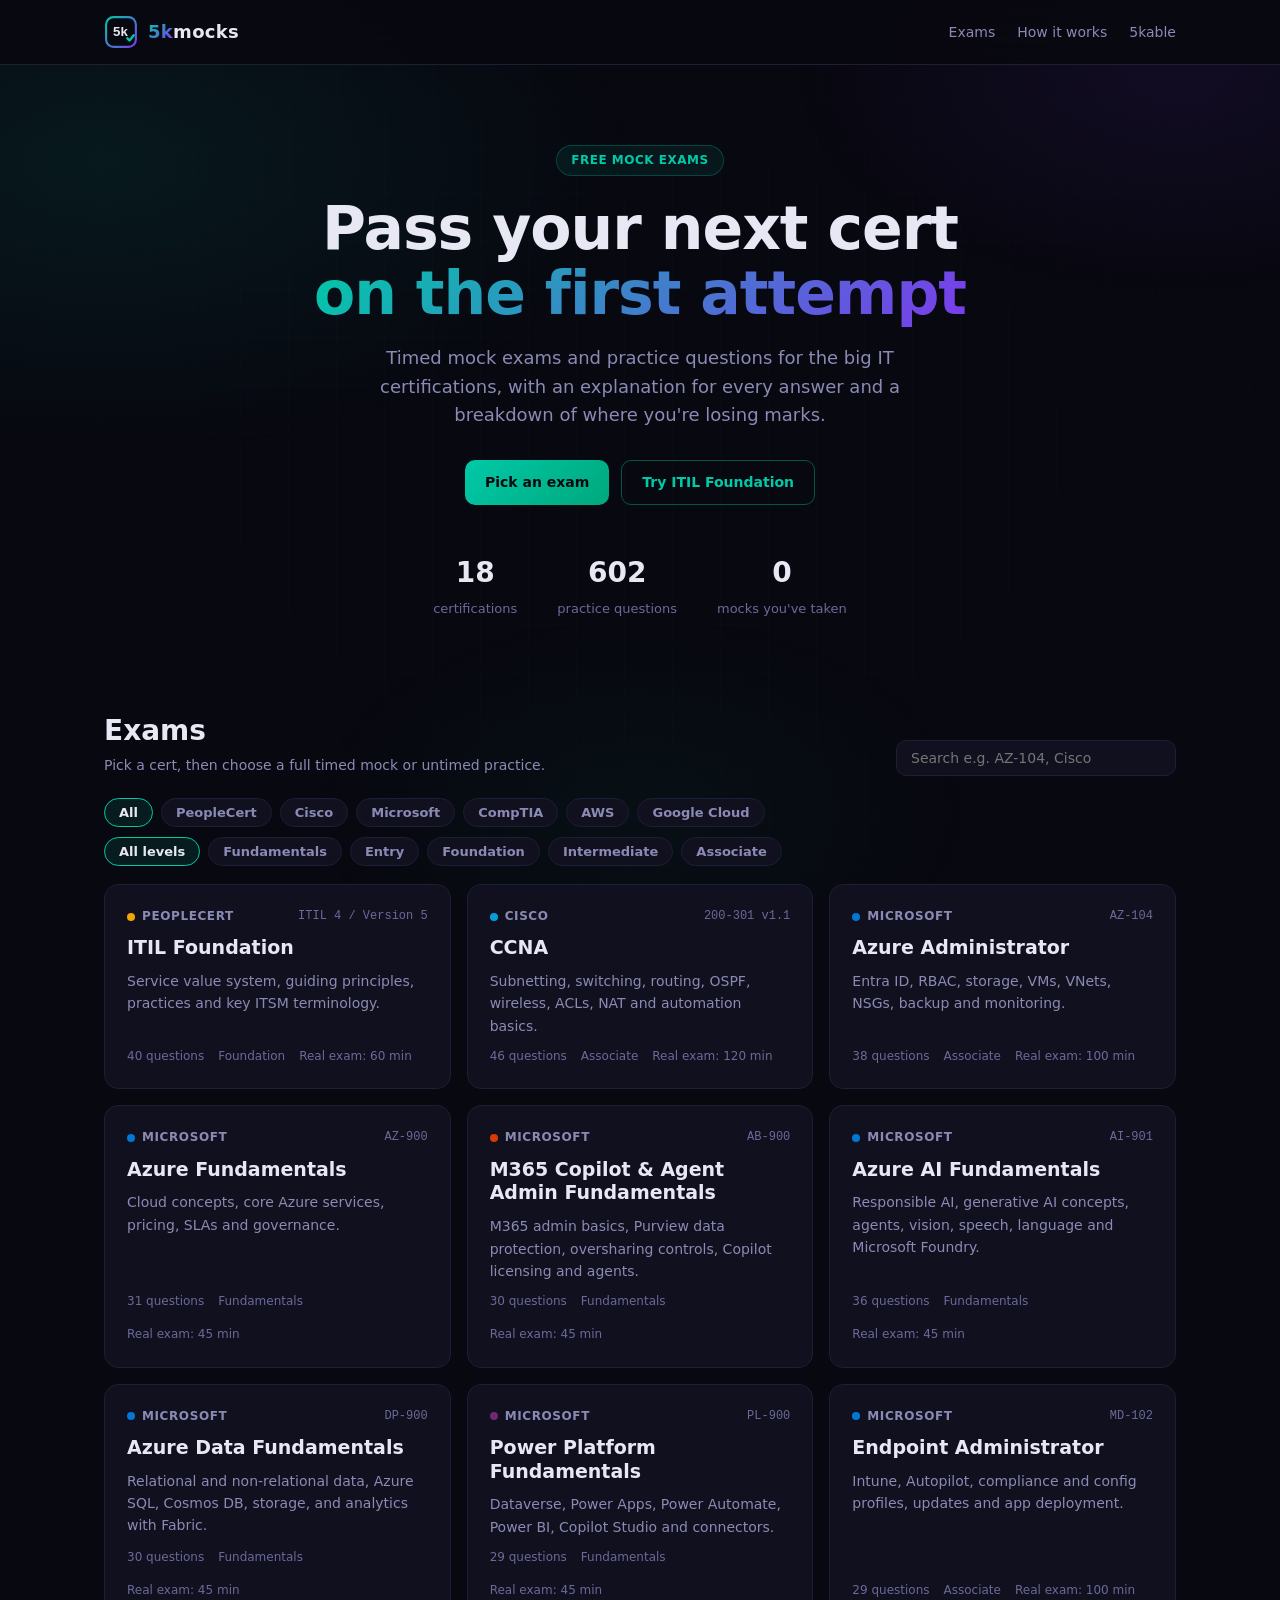
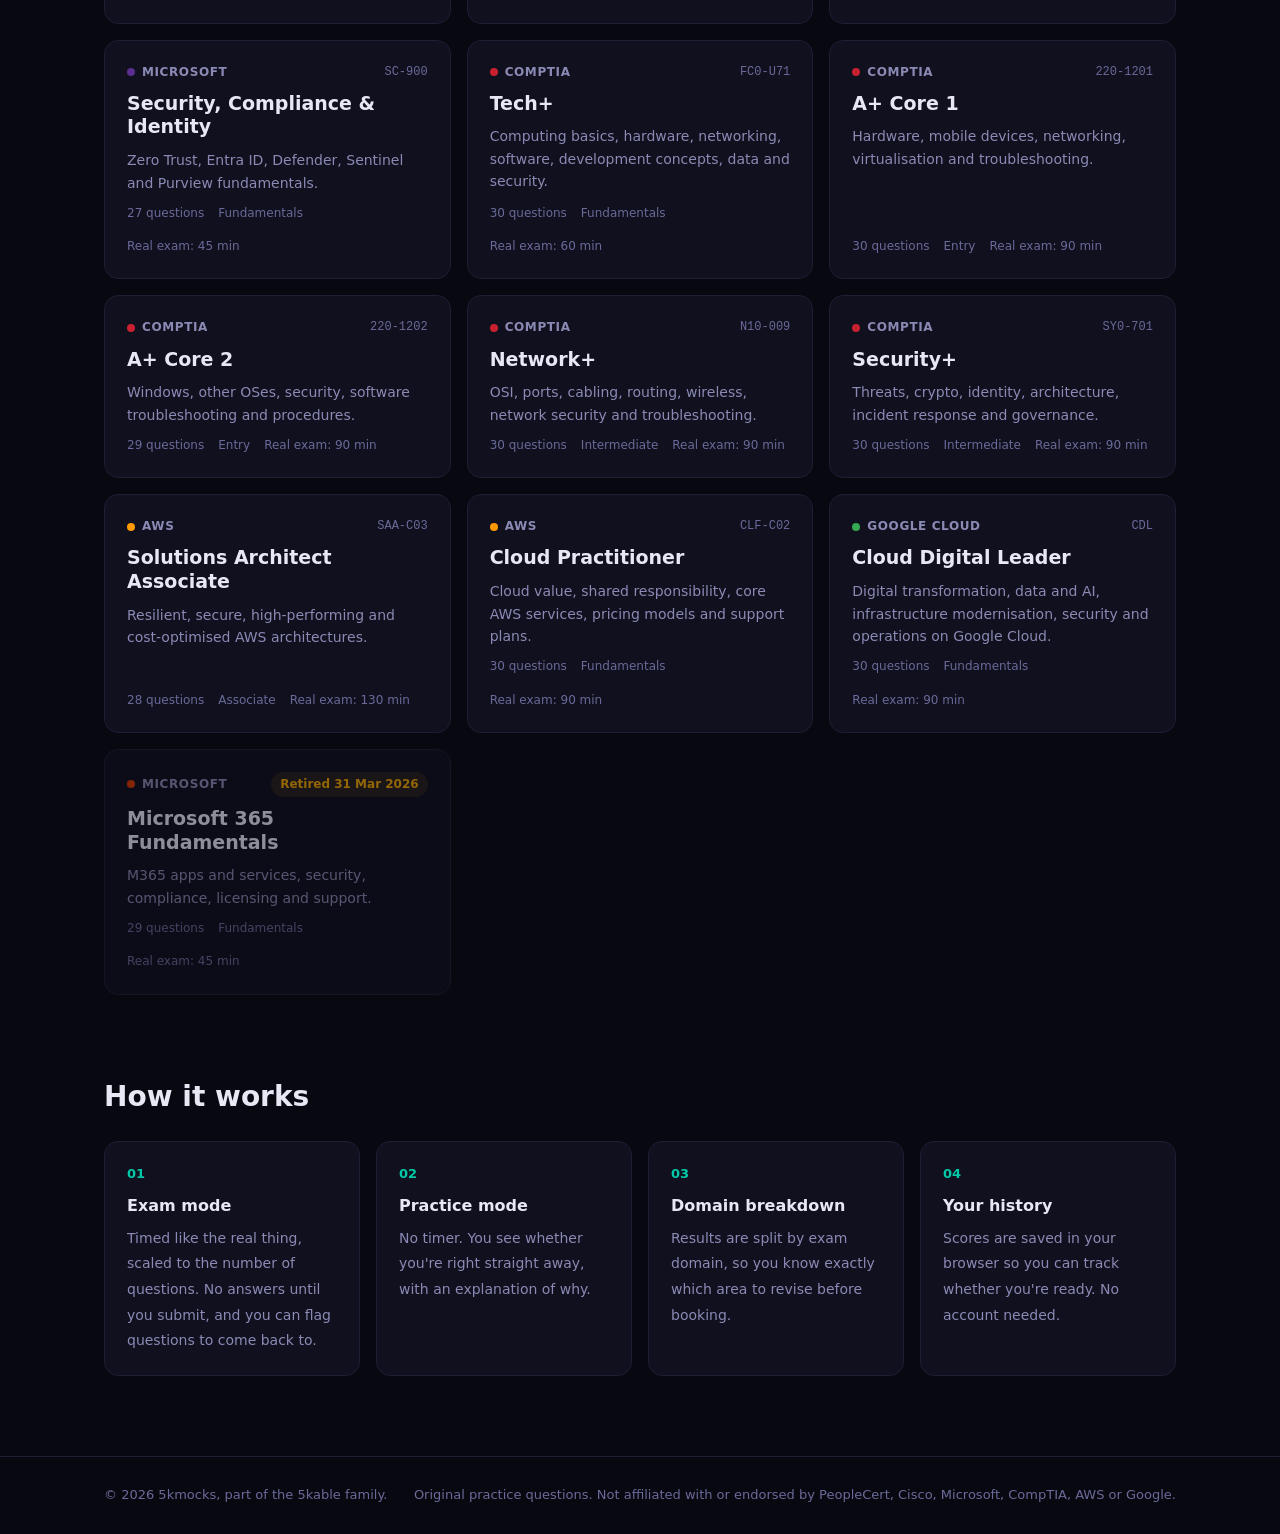
<file: index.html>
<!DOCTYPE html>
<html lang="en">
<head>
<meta charset="UTF-8">
<meta name="viewport" content="width=device-width, initial-scale=1.0">
<title>5kmocks | Free IT Certification Mock Exams</title>
<meta name="description" content="Free timed mock exams and practice questions for ITIL, CCNA, AZ-104, AZ-900, AB-900, AI-901, DP-900, PL-900, MD-102, SC-900, CompTIA Tech+, A+, Network+, Security+, AWS and Google Cloud.">
<meta property="og:title" content="5kmocks | Free IT Certification Mock Exams">
<meta property="og:description" content="Timed mock exams with explanations for the big IT certs. From the makers of 5kable.">
<meta property="og:type" content="website">
<meta name="theme-color" content="#080810">
<link rel="icon" href="favicon.svg" type="image/svg+xml">
<link rel="stylesheet" href="assets/style.css">
</head>
<body>
<nav>
  <div class="wrap">
    <a class="logo" href="#home"><img src="assets/logo.svg" alt=""><span><b class="grad-text">5k</b>mocks</span></a>
    <div class="nav-links">
      <a href="#exams">Exams</a>
      <a href="#how" class="hide-sm">How it works</a>
      <a href="https://5kable.net" class="hide-sm">5kable</a>
    </div>
  </div>
</nav>

<div id="home">
<header class="hero">
  <div class="wrap">
    <span class="pill">Free mock exams</span>
    <h1>Pass your next cert<br><span class="grad-text">on the first attempt</span></h1>
    <p>Timed mock exams and practice questions for the big IT certifications, with an explanation for every answer and a breakdown of where you're losing marks.</p>
    <div class="hero-cta">
      <a class="btn btn-primary" href="#exams">Pick an exam</a>
      <a class="btn btn-outline" href="#exam-itil">Try ITIL Foundation</a>
    </div>
    <div class="stats">
      <div class="stat"><b id="statCerts">-</b><span>certifications</span></div>
      <div class="stat"><b id="statQs">-</b><span>practice questions</span></div>
      <div class="stat"><b id="statTaken">0</b><span>mocks you've taken</span></div>
    </div>
  </div>
</header>

<section id="exams">
  <div class="wrap">
    <div class="section-head">
      <div>
        <h2>Exams</h2>
        <p>Pick a cert, then choose a full timed mock or untimed practice.</p>
      </div>
      <input class="search" id="search" type="search" placeholder="Search e.g. AZ-104, Cisco" aria-label="Search exams">
    </div>
    <div class="filters" id="filters" style="margin-bottom:10px"></div>
    <div class="filters" id="levels" style="margin-bottom:18px"></div>
    <div class="grid" id="grid"></div>
  </div>
</section>

<section id="how">
  <div class="wrap">
    <div class="section-head"><div><h2>How it works</h2></div></div>
    <div class="how">
      <div><em>01</em><b>Exam mode</b><span>Timed like the real thing, scaled to the number of questions. No answers until you submit, and you can flag questions to come back to.</span></div>
      <div><em>02</em><b>Practice mode</b><span>No timer. You see whether you're right straight away, with an explanation of why.</span></div>
      <div><em>03</em><b>Domain breakdown</b><span>Results are split by exam domain, so you know exactly which area to revise before booking.</span></div>
      <div><em>04</em><b>Your history</b><span>Scores are saved in your browser so you can track whether you're ready. No account needed.</span></div>
    </div>
  </div>
</section>
</div>

<main class="wrap" id="app" hidden></main>

<footer>
  <div class="wrap">
    <span>&copy; <span id="yr"></span> 5kmocks, part of the 5kable family.</span>
    <span>Original practice questions. Not affiliated with or endorsed by PeopleCert, Cisco, Microsoft, CompTIA, AWS or Google.</span>
  </div>
</footer>

<script src="assets/certs.js"></script>
<script src="data/itil.js"></script>
<script src="data/ccna.js"></script>
<script src="data/az104.js"></script>
<script src="data/az900.js"></script>
<script src="data/ms900.js"></script>
<script src="data/ab900.js"></script>
<script src="data/ai901.js"></script>
<script src="data/dp900.js"></script>
<script src="data/pl900.js"></script>
<script src="data/md102.js"></script>
<script src="data/sc900.js"></script>
<script src="data/techplus.js"></script>
<script src="data/aplus1.js"></script>
<script src="data/aplus2.js"></script>
<script src="data/netplus.js"></script>
<script src="data/secplus.js"></script>
<script src="data/awssaa.js"></script>
<script src="data/awsclf.js"></script>
<script src="data/gcdl.js"></script>
<script src="assets/exam.js"></script>
<script src="assets/home.js"></script>
</body>
</html>
</file>
<file: assets/style.css>
/* 5kmocks shares 5kable's palette so the two read as one family. */
:root {
  --bg: #080810;
  --bg2: #0d0d18;
  --card: #10101e;
  --card2: #14142a;
  --border: #1e1e35;
  --border2: #2a2a45;
  --teal: #00c9a7;
  --teal2: #00a87d;
  --purple: #7c3aed;
  --text: #e8e8f5;
  --muted: #8a8ab5;
  --dim: #6a6a9a;
  --red: #ff4c6a;
  --gold: #f0a500;
  --grad: linear-gradient(135deg, #00c9a7, #7c3aed);
  color-scheme: dark;
}
* { box-sizing: border-box; margin: 0; padding: 0; }
html { scroll-behavior: smooth; }
body {
  background: var(--bg); color: var(--text);
  font-family: 'Segoe UI', system-ui, Arial, sans-serif; line-height: 1.6;
  min-height: 100vh; overflow-x: hidden;
}
body::before {
  content: ''; position: fixed; inset: 0; pointer-events: none; z-index: -1;
  background:
    radial-gradient(ellipse 70% 55% at 8% 18%, rgba(0,201,167,0.09) 0%, transparent 60%),
    radial-gradient(ellipse 55% 45% at 92% 8%, rgba(124,58,237,0.09) 0%, transparent 55%),
    radial-gradient(ellipse 45% 38% at 50% 90%, rgba(0,168,125,0.05) 0%, transparent 58%);
}
body::after {
  content: ''; position: fixed; inset: 0; pointer-events: none; z-index: -1;
  background-image:
    linear-gradient(rgba(0,201,167,0.025) 1px, transparent 1px),
    linear-gradient(90deg, rgba(0,201,167,0.025) 1px, transparent 1px);
  background-size: 48px 48px;
  mask-image: radial-gradient(ellipse 110% 110% at 50% 50%, black 20%, transparent 100%);
}
a { color: var(--teal); }
.wrap { max-width: 1120px; margin: 0 auto; padding: 0 24px; }
.grad-text { background: var(--grad); -webkit-background-clip: text; background-clip: text; -webkit-text-fill-color: transparent; }

/* Nav */
nav {
  position: sticky; top: env(safe-area-inset-top, 0px); z-index: 50;
  background: rgba(8,8,16,0.9); backdrop-filter: blur(20px);
  border-bottom: 1px solid var(--border);
}
nav .wrap { display: flex; align-items: center; justify-content: space-between; height: 64px; }
.logo { display: flex; align-items: center; gap: 10px; text-decoration: none; color: var(--text); font-weight: 800; font-size: 18px; letter-spacing: .3px; }
.logo img { width: 34px; height: 34px; }
.logo b { font-weight: 800; }
.nav-links { display: flex; gap: 22px; align-items: center; }
.nav-links a { color: var(--muted); text-decoration: none; font-size: 14px; font-weight: 500; transition: color .2s; }
.nav-links a:hover { color: var(--text); }

/* Buttons */
.btn {
  display: inline-flex; align-items: center; justify-content: center; gap: 8px;
  padding: 10px 20px; border-radius: 10px; font-size: 14px; font-weight: 600;
  cursor: pointer; border: none; text-decoration: none; transition: all .2s; font-family: inherit;
}
.btn-primary { background: linear-gradient(135deg, #00c9a7, #00a87d); color: #080810; font-weight: 700; }
.btn-primary:hover { opacity: .92; transform: translateY(-1px); }
.btn-outline { background: transparent; border: 1px solid rgba(0,201,167,0.4); color: var(--teal); }
.btn-outline:hover { background: var(--teal); color: #080810; }
.btn-ghost { background: var(--card2); border: 1px solid var(--border2); color: var(--text); }
.btn-ghost:hover { border-color: var(--teal); }
.btn:disabled { opacity: .4; cursor: not-allowed; transform: none; }
.btn-sm { padding: 7px 14px; font-size: 13px; border-radius: 8px; }

/* Hero */
.hero { padding: 80px 0 48px; text-align: center; }
.pill {
  display: inline-block; padding: 5px 14px; border-radius: 999px; font-size: 12px; font-weight: 600;
  letter-spacing: .5px; text-transform: uppercase; color: var(--teal);
  background: rgba(0,201,167,0.08); border: 1px solid rgba(0,201,167,0.25); margin-bottom: 20px;
}
.hero h1 { font-size: clamp(34px, 6vw, 60px); line-height: 1.08; font-weight: 800; letter-spacing: -1px; margin-bottom: 18px; }
.hero p { color: var(--muted); font-size: 18px; max-width: 620px; margin: 0 auto 30px; }
.hero-cta { display: flex; gap: 12px; justify-content: center; flex-wrap: wrap; }
.stats { display: flex; gap: 40px; justify-content: center; margin-top: 46px; flex-wrap: wrap; }
.stat b { display: block; font-size: 28px; font-weight: 800; }
.stat span { color: var(--dim); font-size: 13px; }

/* Catalogue */
section { padding: 40px 0; }
.section-head { display: flex; align-items: end; justify-content: space-between; gap: 16px; margin-bottom: 22px; flex-wrap: wrap; }
.section-head h2 { font-size: 28px; font-weight: 800; }
.section-head p { color: var(--muted); font-size: 14px; }
.filters { display: flex; gap: 8px; flex-wrap: wrap; }
.chip {
  padding: 6px 14px; border-radius: 999px; font-size: 13px; font-weight: 600; cursor: pointer;
  background: var(--card); border: 1px solid var(--border); color: var(--muted); font-family: inherit;
}
.chip.on, .chip:hover { color: var(--text); border-color: var(--teal); }
.chip.on { background: rgba(0,201,167,0.1); }
.search {
  width: 100%; max-width: 280px; padding: 9px 14px; border-radius: 10px; font-size: 14px;
  background: var(--card); border: 1px solid var(--border); color: var(--text); font-family: inherit;
}
.search:focus { outline: none; border-color: var(--teal); }
.grid { display: grid; grid-template-columns: repeat(auto-fill, minmax(300px, 1fr)); gap: 16px; }
.card {
  position: relative; background: var(--card); border: 1px solid var(--border); border-radius: 14px;
  padding: 22px; display: flex; flex-direction: column; gap: 10px; text-decoration: none; color: var(--text);
  transition: border-color .2s, transform .2s;
}
.card:hover { border-color: rgba(0,201,167,0.5); transform: translateY(-2px); }
.card-top { display: flex; align-items: center; justify-content: space-between; gap: 10px; }
.vendor { font-size: 12px; font-weight: 700; text-transform: uppercase; letter-spacing: .6px; display: flex; align-items: center; gap: 7px; color: var(--muted); }
.vendor i { width: 8px; height: 8px; border-radius: 50%; display: inline-block; }
.code { font-size: 12px; color: var(--dim); font-family: Consolas, monospace; }
.card h3 { font-size: 19px; font-weight: 700; line-height: 1.25; }
.card p { color: var(--muted); font-size: 14px; flex: 1; }
.meta { display: flex; gap: 14px; font-size: 12px; color: var(--dim); flex-wrap: wrap; }
.best { font-size: 12px; font-weight: 700; padding: 3px 9px; border-radius: 999px; }
.best.pass { color: var(--teal); background: rgba(0,201,167,0.1); }
.best.fail { color: var(--red); background: rgba(255,76,106,0.1); }
.empty { color: var(--dim); text-align: center; padding: 40px; }

/* How it works */
.how { display: grid; grid-template-columns: repeat(auto-fit, minmax(240px, 1fr)); gap: 16px; }
.how div { background: var(--card); border: 1px solid var(--border); border-radius: 14px; padding: 22px; }
.how b { display: block; margin-bottom: 6px; font-size: 16px; }
.how span { color: var(--muted); font-size: 14px; }
.how em { font-style: normal; font-weight: 800; font-size: 13px; color: var(--teal); display: block; margin-bottom: 8px; }

footer { border-top: 1px solid var(--border); margin-top: 40px; padding: 28px 0; color: var(--dim); font-size: 13px; }
footer .wrap { display: flex; justify-content: space-between; gap: 16px; flex-wrap: wrap; }

/* ---------- Exam page ---------- */
.panel { background: var(--card); border: 1px solid var(--border); border-radius: 16px; padding: 28px; }
.lobby { max-width: 760px; margin: 40px auto; }
.lobby h1 { font-size: 32px; font-weight: 800; line-height: 1.2; margin: 6px 0 8px; }
.lobby .lead { color: var(--muted); margin-bottom: 22px; }
.facts { display: grid; grid-template-columns: repeat(auto-fit, minmax(150px, 1fr)); gap: 10px; margin-bottom: 24px; }
.fact { background: var(--card2); border: 1px solid var(--border); border-radius: 12px; padding: 12px 14px; }
.fact span { font-size: 12px; color: var(--dim); display: block; }
.fact b { font-size: 15px; }
.modes { display: grid; grid-template-columns: repeat(auto-fit, minmax(200px, 1fr)); gap: 12px; margin-bottom: 22px; }
.mode {
  text-align: left; background: var(--card2); border: 1px solid var(--border2); border-radius: 12px;
  padding: 16px; cursor: pointer; color: var(--text); font-family: inherit; transition: border-color .2s;
}
.mode:hover { border-color: var(--teal); }
.mode.on { border-color: var(--teal); background: rgba(0,201,167,0.07); }
.mode b { display: block; font-size: 15px; margin-bottom: 4px; }
.mode span { font-size: 13px; color: var(--muted); }
.opts-row { display: flex; gap: 16px; flex-wrap: wrap; align-items: center; margin-bottom: 22px; font-size: 14px; color: var(--muted); }
.opts-row label { display: flex; gap: 8px; align-items: center; cursor: pointer; }
.opts-row select { background: var(--card2); color: var(--text); border: 1px solid var(--border2); border-radius: 8px; padding: 6px 10px; font-family: inherit; }
.note { font-size: 13px; color: var(--dim); margin-top: 14px; }
.history { margin-top: 26px; }
.history h3 { font-size: 15px; margin-bottom: 10px; }
.history table { width: 100%; border-collapse: collapse; font-size: 13px; }
.history td, .history th { padding: 8px 6px; border-bottom: 1px solid var(--border); text-align: left; }
.history th { color: var(--dim); font-weight: 600; }

.exam { display: grid; grid-template-columns: 1fr 260px; gap: 20px; margin: 24px auto 60px; align-items: start; }
.exam-bar { display: flex; justify-content: space-between; align-items: center; gap: 12px; margin-bottom: 16px; flex-wrap: wrap; }
.exam-bar .title { font-weight: 700; }
.timer { font-family: Consolas, monospace; font-size: 18px; font-weight: 700; padding: 6px 12px; border-radius: 8px; background: var(--card2); border: 1px solid var(--border2); }
.timer.low { color: var(--red); border-color: rgba(255,76,106,0.5); }
.progress { height: 4px; background: var(--border); border-radius: 4px; margin-bottom: 22px; overflow: hidden; }
.progress div { height: 100%; background: var(--grad); transition: width .3s; }
.qnum { font-size: 13px; color: var(--dim); margin-bottom: 6px; display: flex; gap: 10px; flex-wrap: wrap; }
.qnum .dom { color: var(--muted); }
.qtext { font-size: 18px; font-weight: 600; margin-bottom: 8px; white-space: pre-line; }
.qhint { font-size: 13px; color: var(--gold); margin-bottom: 14px; font-weight: 600; }
.answers { display: flex; flex-direction: column; gap: 10px; margin-top: 12px; }
.ans {
  display: flex; gap: 12px; align-items: flex-start; text-align: left; width: 100%;
  background: var(--card2); border: 1px solid var(--border2); border-radius: 12px; padding: 14px 16px;
  color: var(--text); font-size: 15px; cursor: pointer; font-family: inherit; transition: border-color .15s, background .15s;
}
.ans:hover:not(:disabled) { border-color: rgba(0,201,167,0.6); }
.ans .key {
  flex-shrink: 0; width: 26px; height: 26px; border-radius: 7px; display: grid; place-items: center;
  font-size: 13px; font-weight: 700; background: var(--card); border: 1px solid var(--border2); color: var(--muted);
}
.ans.sel { border-color: var(--teal); background: rgba(0,201,167,0.08); }
.ans.sel .key { background: var(--teal); color: #080810; border-color: var(--teal); }
.ans.right { border-color: var(--teal); background: rgba(0,201,167,0.12); }
.ans.wrong { border-color: var(--red); background: rgba(255,76,106,0.1); }
.ans.wrong .key { background: var(--red); color: #fff; border-color: var(--red); }
.ans:disabled { cursor: default; }
.explain { margin-top: 16px; padding: 16px; border-radius: 12px; background: var(--bg2); border: 1px solid var(--border); font-size: 14px; color: var(--muted); }
.explain b { color: var(--text); }
.explain.ok b.verdict { color: var(--teal); }
.explain.bad b.verdict { color: var(--red); }
.exam-nav { display: flex; justify-content: space-between; gap: 10px; margin-top: 22px; flex-wrap: wrap; }
.side { position: sticky; top: 84px; }
.side h4 { font-size: 13px; color: var(--dim); font-weight: 600; margin-bottom: 10px; }
.dots { display: grid; grid-template-columns: repeat(6, 1fr); gap: 6px; margin-bottom: 16px; }
.dot {
  aspect-ratio: 1; border-radius: 7px; font-size: 12px; font-weight: 600; cursor: pointer; font-family: inherit;
  background: var(--card2); border: 1px solid var(--border2); color: var(--muted); position: relative;
}
.dot.done { background: rgba(0,201,167,0.15); color: var(--text); border-color: rgba(0,201,167,0.35); }
.dot.cur { outline: 2px solid var(--teal); outline-offset: 1px; }
.dot.flag::after { content: ''; position: absolute; top: 3px; right: 3px; width: 6px; height: 6px; border-radius: 50%; background: var(--gold); }
.dot.r { background: rgba(0,201,167,0.2); border-color: var(--teal); color: var(--text); }
.dot.w { background: rgba(255,76,106,0.15); border-color: var(--red); color: var(--text); }
.legend { font-size: 12px; color: var(--dim); display: flex; flex-direction: column; gap: 4px; margin-bottom: 16px; }
.flag-btn.on { color: var(--gold); border-color: var(--gold); }

/* Results */
.result { max-width: 860px; margin: 40px auto 60px; }
.score-ring { display: flex; align-items: center; gap: 28px; flex-wrap: wrap; margin-bottom: 24px; }
.ring { width: 140px; height: 140px; border-radius: 50%; display: grid; place-items: center; flex-shrink: 0; }
.ring div { width: 112px; height: 112px; border-radius: 50%; background: var(--card); display: grid; place-items: center; text-align: center; }
.ring b { font-size: 30px; font-weight: 800; line-height: 1; color: var(--text); }
.score-ring > div:last-child { flex: 1; min-width: 240px; }
.ring span { font-size: 12px; color: var(--dim); }
.verdict-big { font-size: 30px; font-weight: 800; }
.verdict-big.pass { color: var(--teal); }
.verdict-big.fail { color: var(--red); }
.bars { display: flex; flex-direction: column; gap: 12px; margin: 10px 0 26px; }
.bar-row { display: grid; grid-template-columns: 200px 1fr 60px; gap: 12px; align-items: center; font-size: 14px; }
.bar { height: 8px; background: var(--border); border-radius: 8px; overflow: hidden; }
.bar div { height: 100%; border-radius: 8px; }
.review-list { display: flex; flex-direction: column; gap: 14px; margin-top: 16px; }
.review-item { background: var(--card2); border: 1px solid var(--border); border-radius: 12px; padding: 16px; }
.review-item.bad { border-left: 3px solid var(--red); }
.review-item.ok { border-left: 3px solid var(--teal); }
.review-item .q { font-weight: 600; margin-bottom: 8px; white-space: pre-line; }
.review-item ul { list-style: none; display: flex; flex-direction: column; gap: 4px; font-size: 14px; margin-bottom: 8px; }
.review-item li { color: var(--muted); }
.review-item li.c { color: var(--teal); font-weight: 600; }
.review-item li.x { color: var(--red); text-decoration: line-through; }
.review-item .e { font-size: 13px; color: var(--dim); }
.tabs { display: flex; gap: 8px; margin-top: 8px; flex-wrap: wrap; }

@media (max-width: 860px) {
  .exam { grid-template-columns: 1fr; }
  .side { position: static; }
  .legend span:last-child { display: none; }
  .dots { grid-template-columns: repeat(10, 1fr); }
  .bar-row { grid-template-columns: 120px 1fr 48px; font-size: 13px; }
}
@media (max-width: 600px) {
  .wrap { padding: 0 16px; }
  .nav-links a.hide-sm { display: none; }
  .hero { padding: 56px 0 32px; }
  .panel { padding: 20px; }
  .dots { grid-template-columns: repeat(8, 1fr); }
  .qtext { font-size: 16px; }
}
.best.retired { color: var(--gold); background: rgba(240,165,0,0.1); }
.card.is-retired { opacity: .6; }
.card.is-retired:hover { opacity: 1; }
.retired-banner { background: rgba(240,165,0,0.08); border: 1px solid rgba(240,165,0,0.35); color: var(--text); border-radius: 12px; padding: 12px 14px; font-size: 14px; margin-bottom: 18px; }
.retired-banner a { color: var(--gold); font-weight: 600; }
.modal-back { position: fixed; inset: 0; z-index: 200; background: rgba(4,4,10,0.7); backdrop-filter: blur(4px); display: grid; place-items: center; padding: 16px; }
.modal { max-width: 420px; width: 100%; }
.modal p { margin-bottom: 18px; font-size: 15px; }
.modal-actions { display: flex; gap: 10px; justify-content: flex-end; }
.btn:focus-visible, .chip:focus-visible, .ans:focus-visible, .dot:focus-visible, .mode:focus-visible { outline: 2px solid var(--teal); outline-offset: 2px; }
@media (prefers-reduced-motion: reduce) { * { transition: none !important; scroll-behavior: auto !important; } }
</file>
